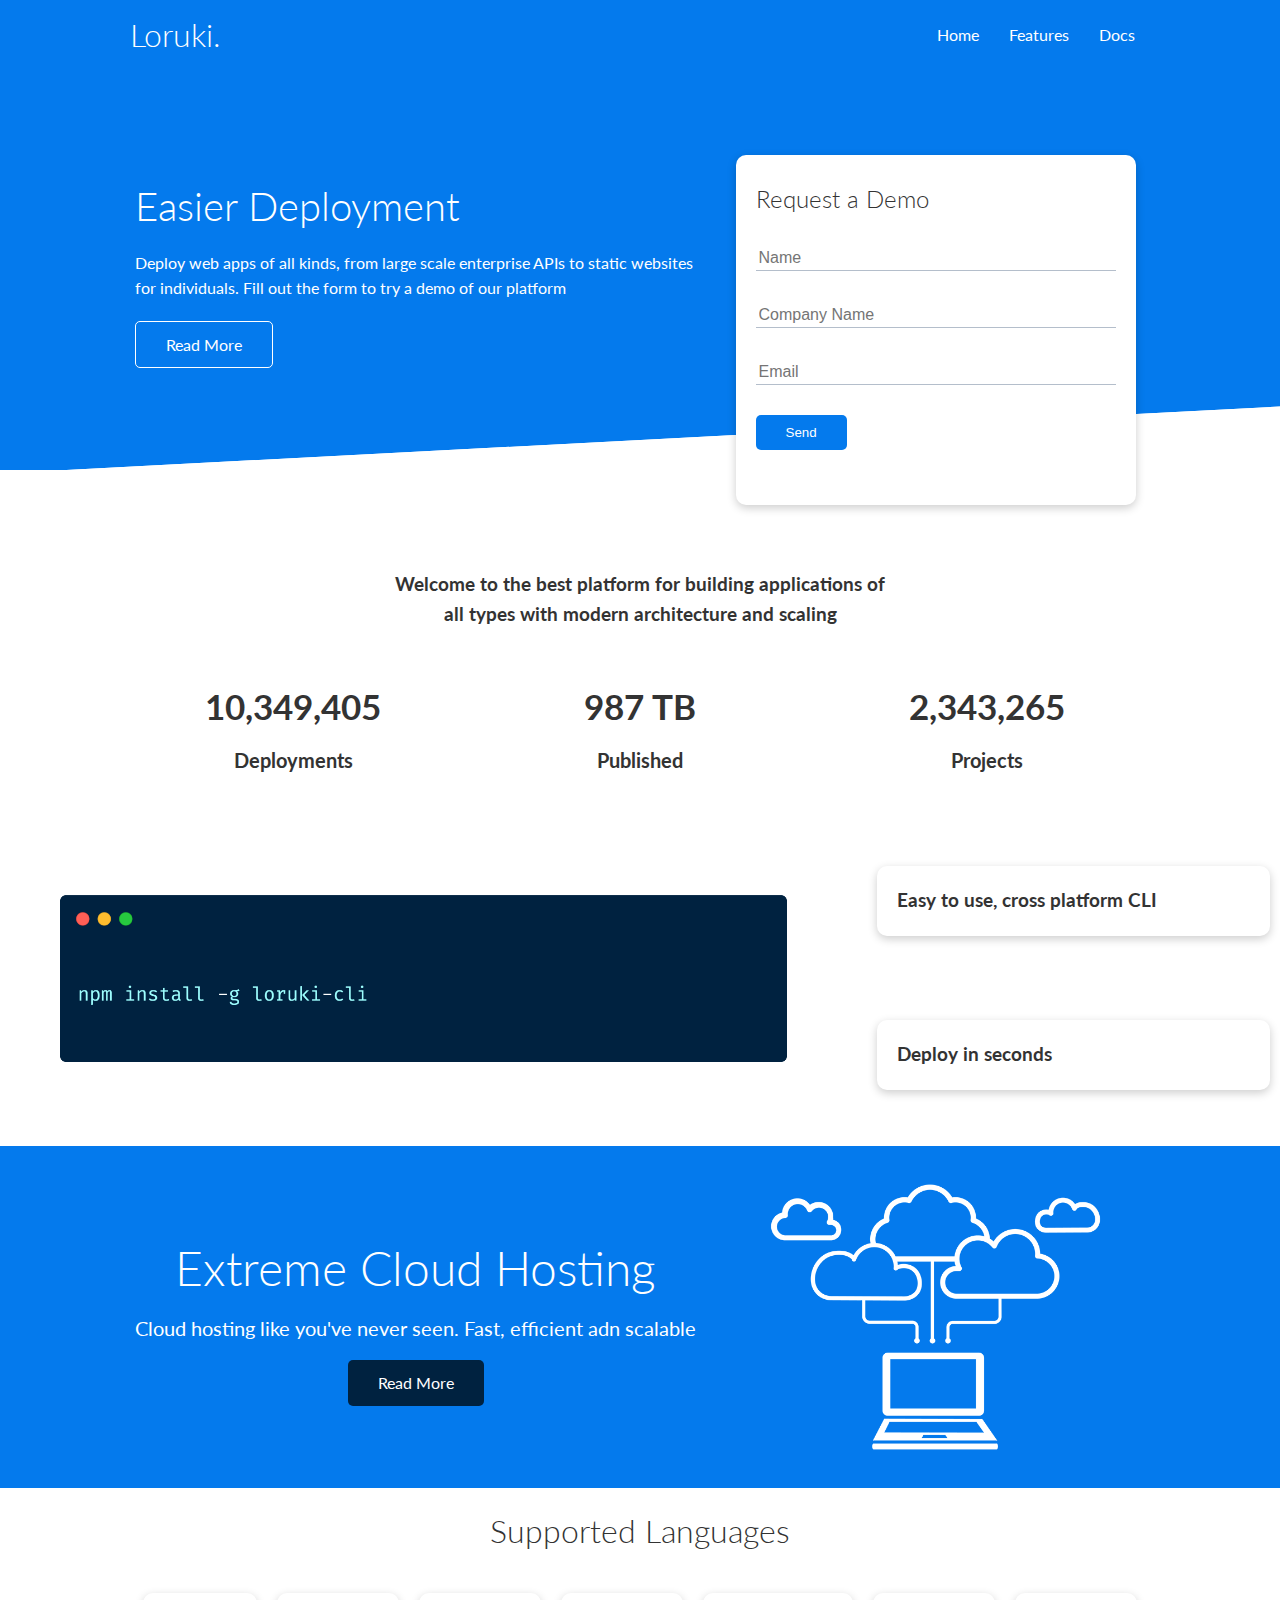
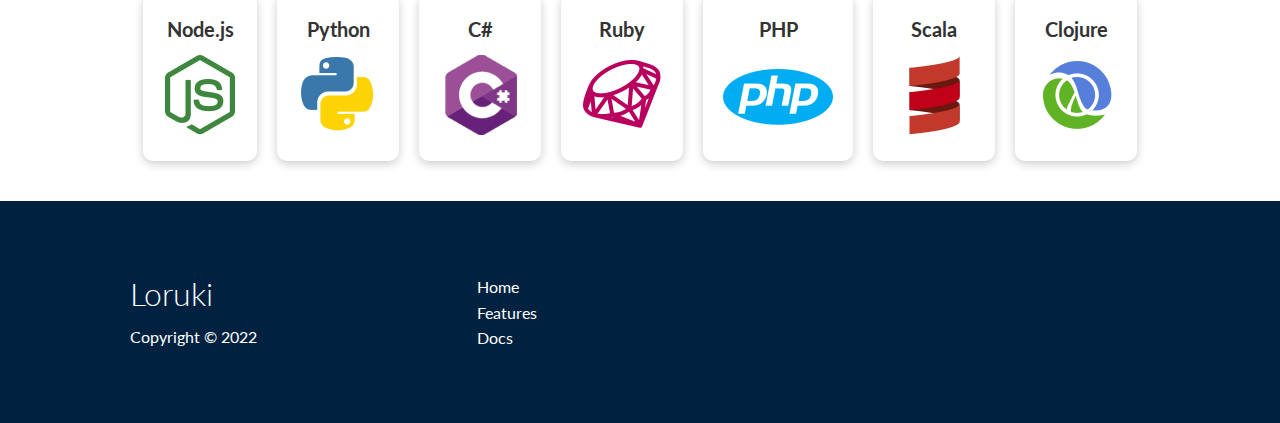
<file: index.html>
<!DOCTYPE html>
<html lang="en">
  <head>
    <meta charset="UTF-8" />
    <meta http-equiv="X-UA-Compatible" content="IE=edge" />
    <meta name="viewport" content="width=device-width, initial-scale=1" />
    <!--Font Awesome CDN-->
    <link
      rel="stylesheet"
      href="https://cdnjs.cloudflare.com/ajax/libs/font-awesome/6.1.2/css/all.min.css"
      integrity="sha512-1sCRPdkRXhBV2PBLUdRb4tMg1w2YPf37qatUFeS7zlBy7jJI8Lf4VHwWfZZfpXtYSLy85pkm9GaYVYMfw5BC1A=="
      crossorigin="anonymous"
      referrerpolicy="no-referrer"
    />
    <!--Custom CSS-->
    <link rel="stylesheet" href="/css/style.css" />
    <!--Utils CSS-->
    <link rel="stylesheet" href="/css/utils.css" />
    <title>Site 1 - Cloud Hosting - Home</title>
  </head>

  <body>
    <!--Navbar-->
    <div class="navbar">
      <div class="container flex">
        <h1 class="logo">Loruki.</h1>
        <nav>
          <ul>
            <li><a href="index.html">Home</a></li>
            <li><a href="features.html">Features</a></li>
            <li><a href="docs.html">Docs</a></li>
          </ul>
        </nav>
      </div>
    </div>

       <!-- Showcase -->
       <section class="showcase">
        <div class="container grid">
            <div class="showcase-text">
                <h1>Easier Deployment</h1>
                <p>Deploy web apps of all kinds, from large scale enterprise APIs to static websites for individuals. Fill out the form to try a demo of our platform</p>
                <a href="features.html" class="btn btn-outline">Read More</a>
            </div>

            <div class="showcase-form card">
                <h2>Request a Demo</h2>
                 <form>
                    <div class="form-control">
                        <input type="text" name="name" placeholder="Name" required>
                    </div>
                    <div class="form-control">
                        <input type="text" name="company" placeholder="Company Name" required>
                    </div>
                    <div class="form-control">
                        <input type="email" name="email" placeholder="Email" required>
                    </div>
                    <input type="submit" value="Send" class="btn btn-primary">
                </form>
            </div>
        </div>
    </section>

    <!-- Stats -->
    <section class="stats">
      <div class="container">
        <h3 class="heading text-center my-1">
          Welcome to the best platform for building applications of all types
          with modern architecture and scaling
        </h3>

        <div class="grid grid-3 text-center my-4">
          <div>
            <i class="fas fa-server fa-3x"></i>
            <h3>10,349,405</h3>
            <p class="text-secondary">Deployments</p>
          </div>
          <div>
            <i class="fas fa-upload fa-3x"></i>
            <h3>987 TB</h3>
            <p class="text-secondary">Published</p>
          </div>
          <div>
            <i class="fas fa-project-diagram fa-3x"></i>
            <h3>2,343,265</h3>
            <p class="text-secondary">Projects</p>
          </div>
        </div>
      </div>
    </section>

    <!-- Cli -->
    <section class="cli">
        <div class="contain grid">
            <img src="Img/cli.png" alt="Img">
            <div class="card">
                <h3>Easy to use, cross platform CLI</h3>
            </div>
            <div class="card">
                <h3>Deploy in seconds</h3>
            </div>
        </div>
    </section>

    <!-- Cloud -->
    <section class="cloud bg-primary my-2 py-2">
        <div class="container grid">
            <div class="text-center">
                <h2 class="lg">Extreme Cloud Hosting</h2>
                <p class="lead my-1">Cloud hosting like you've never seen. Fast, efficient adn scalable</p>
                    <a href="features.html" class="btn btn-dark">Read More</a>
            </div>
            <img src="/Img/cloud.png" alt="Cloud">
        </div>
    </section>

    <!-- Languages -->
    <div class="section languages">
        <h2 class="md text-center my-2">
            Supported Languages
        </h2>
        <div class="container flex">
            <div class="card">
                <h4>Node.js</h4>
                <img src="/Img/logos/node.png" alt="">
            </div>
            <div class="card">
                <h4>Python</h4>
                <img src="/Img/logos/python.png" alt="">
            </div>
            <div class="card">
                <h4>C#</h4>
                <img src="/Img/logos/csharp.png" alt="">
            </div>
            <div class="card">
                <h4>Ruby</h4>
                <img src="/Img/logos/ruby.png" alt="">
            </div>
            <div class="card">
                <h4>PHP</h4>
                <img src="/Img/logos/php.png" alt="">
            </div>
            <div class="card">
                <h4>Scala</h4>
                <img src="/Img/logos/scala.png" alt="">
            </div>
            <div class="card">
                <h4>Clojure</h4>
                <img src="/Img/logos/clojure.png" alt="">
            </div>
        </div>
    </div>

    <!-- Footer -->
    <div class="footer footer bg-dark py-5">
        <div class="container grid grid-3">
            <div>
                <h1>Loruki</h1>
                <p>Copyright &copy; 2022</p>
            </div>
            <nav>
                <ul>
                  <li><a href="index.html">Home</a></li>
                  <li><a href="features.html">Features</a></li>
                  <li><a href="docs.html">Docs</a></li>
                </ul>
              </nav>
              <div class="social">
                <a href=""><i class="fab fa-github fa-2x"></i></a>
                <a href=""><i class="fab fa-facebook fa-2x"></i></a>
                <a href=""><i class="fab fa-instagram fa-2x"></i></a>
                <a href=""><i class="fab fa-twitter fa-2x"></i></a>
              </div>
        </div>
    </div>
  </body>
</html>
</file>
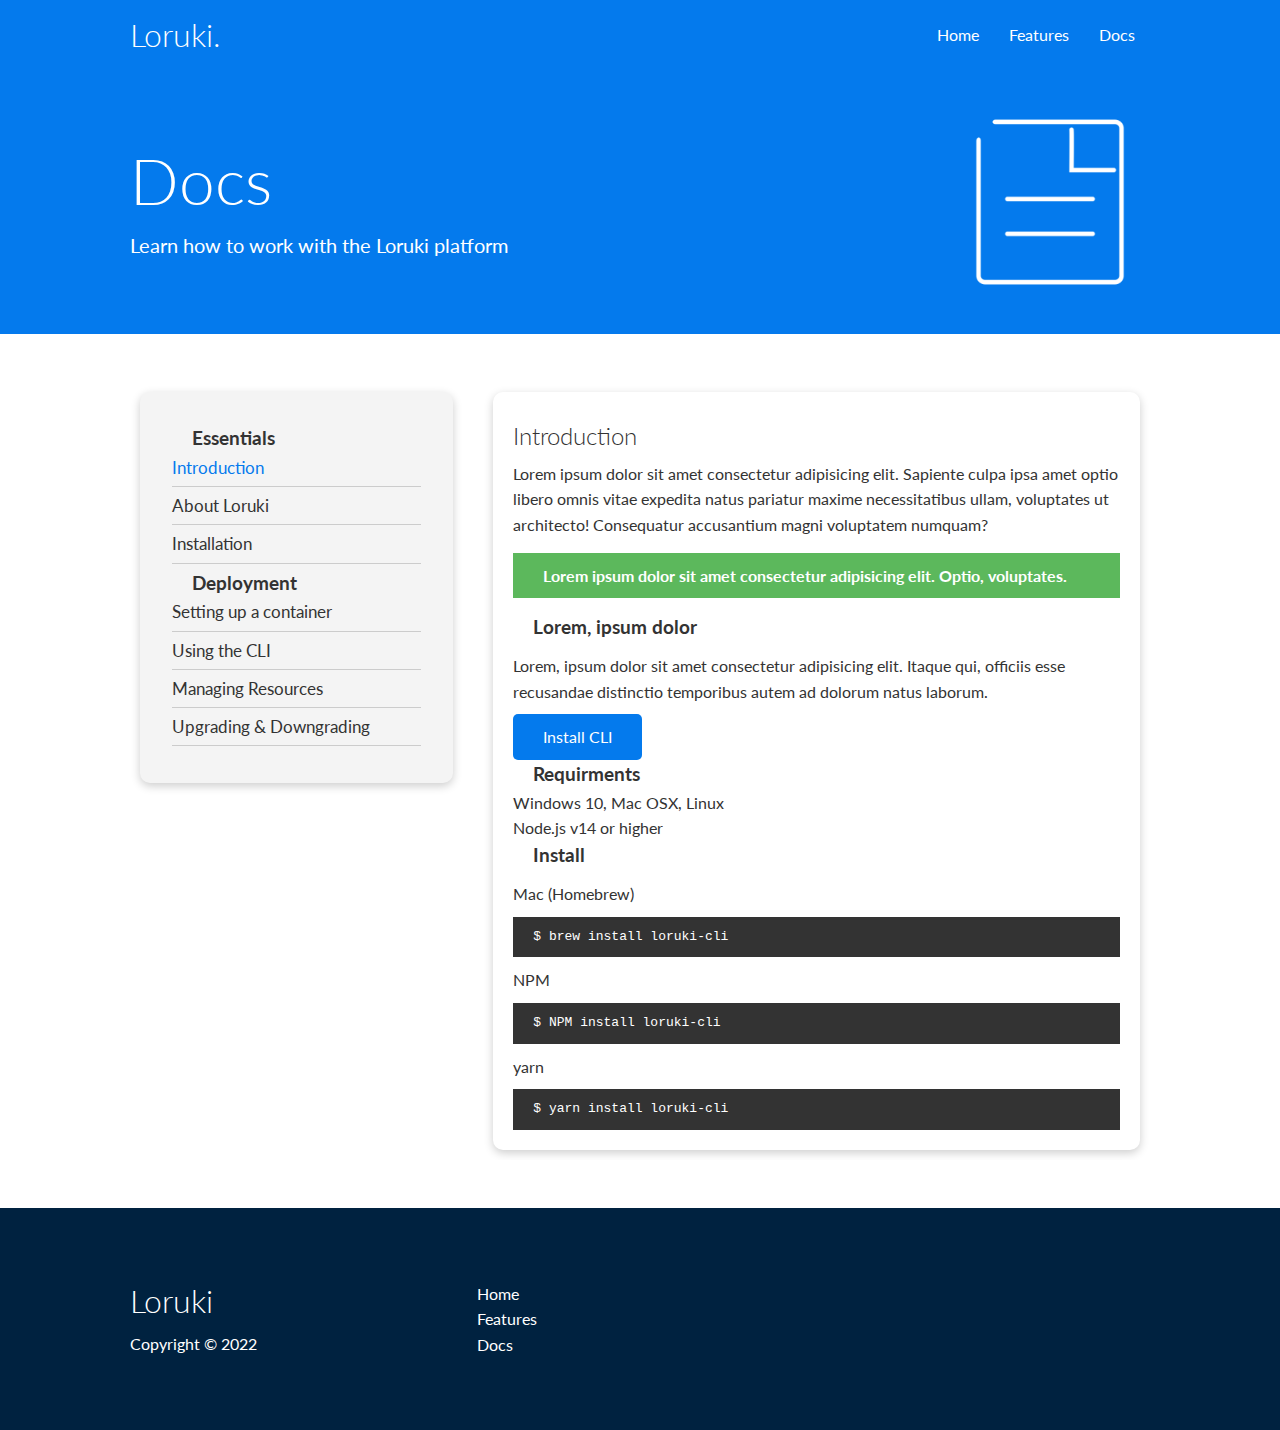
<file: docs.html>
<!DOCTYPE html>
<html lang="en">

<head>
    <meta charset="UTF-8" />
    <meta http-equiv="X-UA-Compatible" content="IE=edge" />
    <meta name="viewport" content="width=device-width, initial-scale=1" />
    <!--Font Awesome CDN-->
    <link rel="stylesheet" href="https://cdnjs.cloudflare.com/ajax/libs/font-awesome/6.1.2/css/all.min.css"
        integrity="sha512-1sCRPdkRXhBV2PBLUdRb4tMg1w2YPf37qatUFeS7zlBy7jJI8Lf4VHwWfZZfpXtYSLy85pkm9GaYVYMfw5BC1A=="
        crossorigin="anonymous" referrerpolicy="no-referrer" />
    <!--Custom CSS-->
    <link rel="stylesheet" href="/css/style.css" />
    <!--Utils CSS-->
    <link rel="stylesheet" href="/css/utils.css" />
    <title>Site 1 - Cloud Hosting - Docs</title>
</head>

<body>
    <!--Navbar-->
    <div class="navbar">
        <div class="container flex">
            <h1 class="logo">Loruki.</h1>
            <nav>
                <ul>
                    <li><a href="index.html">Home</a></li>
                    <li><a href="features.html">Features</a></li>
                    <li><a href="docs.html">Docs</a></li>
                </ul>
            </nav>
        </div>
    </div>

    <!-- Head -->

    <section class="docs-head bg-primary py-3">
        <div class="container grid">
            <div>
                <h1 class="xl">Docs</h1>
                <p class="lead">
                    Learn how to work with the Loruki platform
                </p>
            </div>
            <img src="/Img/docs.png" alt="Docs">
        </div>
    </section>

    <!-- Docs Main -->
    <section class="docs-main my-4">
        <div class="container grid">
            <div class="card bg-light p-3">
                <h3 class="my-2">Essentials</h3>
                <nav>
                    <ul>
                        <li><a href="" class="text-primary">Introduction</a></li>
                        <li><a href="">About Loruki</a></li>
                        <li><a href="">Installation</a></li>
                    </ul>
                </nav>

                <h3 class="my-2">Deployment</h3>
                <nav>
                    <ul>
                        <li><a href="">Setting up a container</a></li>
                        <li><a href="">Using the CLI</a></li>
                        <li><a href="">Managing Resources</a></li>
                        <li><a href="">Upgrading & Downgrading</a></li>
                    </ul>
                </nav>
            </div>
            <div class="card">
                <h2>Introduction</h2>
                <p>Lorem ipsum dolor sit amet consectetur adipisicing elit. Sapiente culpa ipsa amet optio libero omnis
                    vitae expedita natus pariatur maxime necessitatibus ullam, voluptates ut architecto! Consequatur
                    accusantium magni voluptatem numquam?</p>
                <div class="alert alert-success">
                    <i class="fas fa-info"></i>Lorem ipsum dolor sit amet consectetur adipisicing elit. Optio,
                    voluptates.
                </div>
                <h3>Lorem, ipsum dolor</h3>
                <p>Lorem, ipsum dolor sit amet consectetur adipisicing elit. Itaque qui, officiis esse recusandae
                    distinctio temporibus autem ad dolorum natus laborum.</p>
                <a href="#" class="btn btn-primary">Install CLI</a>
                <h3>Requirments</h3>
                <ul>
                    <li>Windows 10, Mac OSX, Linux</li>
                    <li>Node.js v14 or higher</li>
                </ul>

                <h3>Install</h3>
                <p>Mac (Homebrew)</p>
                <pre><code>$ brew install loruki-cli</code></pre>
                <p>NPM </p>
                <pre><code>$ NPM install loruki-cli</code></pre>
                <p>yarn</p>
                <pre><code>$ yarn install loruki-cli</code></pre>
            </div>
        </div>
    </section>




    <!-- Footer -->
    <div class="footer footer bg-dark py-5">
        <div class="container grid grid-3">
            <div>
                <h1>Loruki</h1>
                <p>Copyright &copy; 2022</p>
            </div>
            <nav>
                <ul>
                    <li><a href="index.html">Home</a></li>
                    <li><a href="Features.html">Features</a></li>
                    <li><a href="docs.html">Docs</a></li>
                </ul>
            </nav>
            <div class="social">
                <a href=""><i class="fab fa-github fa-2x"></i></a>
                <a href=""><i class="fab fa-facebook fa-2x"></i></a>
                <a href=""><i class="fab fa-instagram fa-2x"></i></a>
                <a href=""><i class="fab fa-twitter fa-2x"></i></a>
            </div>
        </div>
    </div>
</body>

</html>
</file>
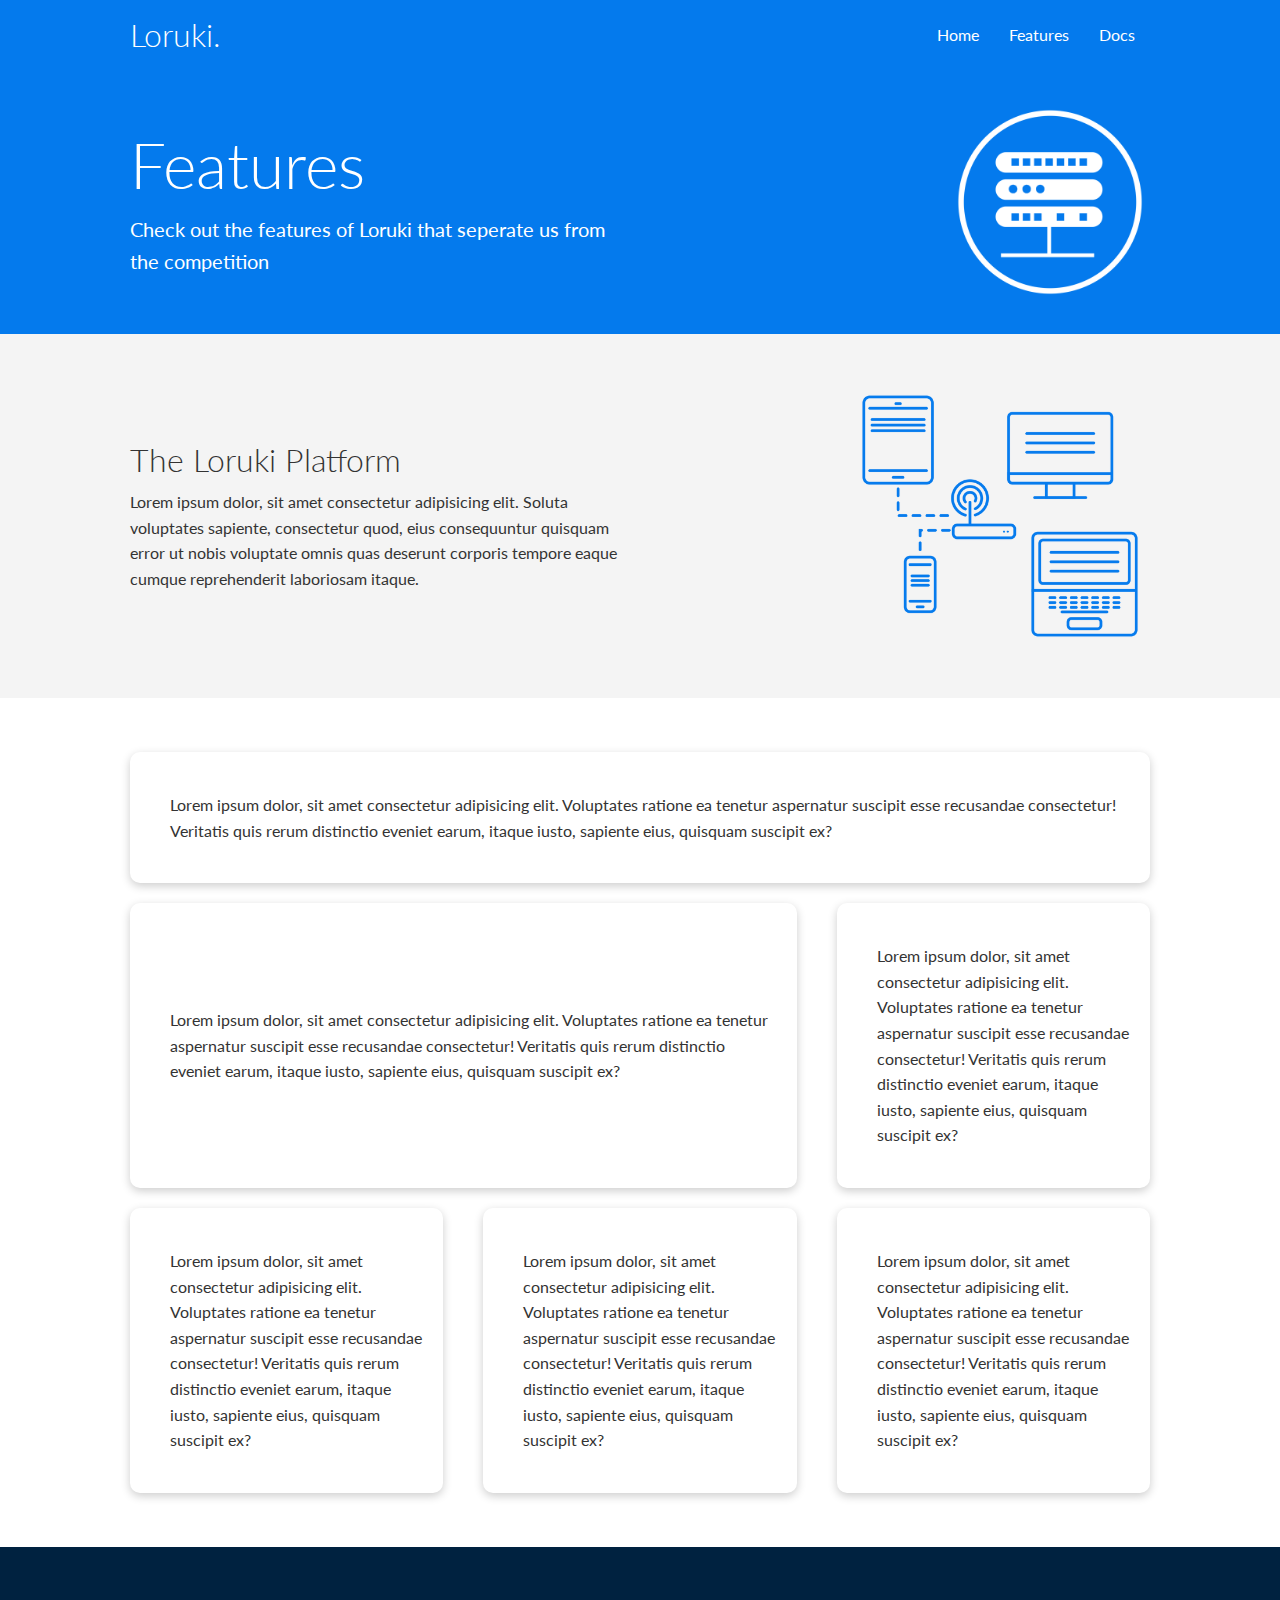
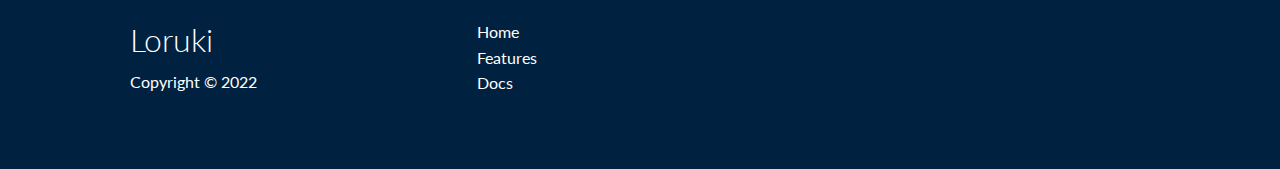
<file: features.html>
<!DOCTYPE html>
<html lang="en">

<head>
    <meta charset="UTF-8" />
    <meta http-equiv="X-UA-Compatible" content="IE=edge" />
    <meta name="viewport" content="width=device-width, initial-scale=1" />
    <!--Font Awesome CDN-->
    <link rel="stylesheet" href="https://cdnjs.cloudflare.com/ajax/libs/font-awesome/6.1.2/css/all.min.css"
        integrity="sha512-1sCRPdkRXhBV2PBLUdRb4tMg1w2YPf37qatUFeS7zlBy7jJI8Lf4VHwWfZZfpXtYSLy85pkm9GaYVYMfw5BC1A=="
        crossorigin="anonymous" referrerpolicy="no-referrer" />
    <!--Custom CSS-->
    <link rel="stylesheet" href="/css/style.css" />
    <!--Utils CSS-->
    <link rel="stylesheet" href="/css/utils.css" />
    <title>Site 1 - Cloud Hosting - Features</title>
</head>

<body>
    <!--Navbar-->
    <div class="navbar">
        <div class="container flex">
            <h1 class="logo">Loruki.</h1>
            <nav>
                <ul>
                    <li><a href="index.html">Home</a></li>
                    <li><a href="features.html">Features</a></li>
                    <li><a href="docs.html">Docs</a></li>
                </ul>
            </nav>
        </div>
    </div>

    <!-- Head -->

    <section class="features-head bg-primary py-3">
        <div class="container grid">
            <div>
                <h1 class="xl">Features</h1>
                <p class="lead">
                    Check out the features of Loruki that seperate us from the competition
                </p>
            </div>
            <img src="/Img/server.png" alt="Server">
        </div>
    </section>

    <!-- Sub head -->
    <section class="features-sub-head bg-light py-3">
        <div class="container grid">
            <div>
                <h1 class="md "">The Loruki Platform</h1>
                <p>
                    Lorem ipsum dolor, sit amet consectetur adipisicing elit. Soluta voluptates sapiente, consectetur
                    quod, eius consequuntur quisquam error ut nobis voluptate omnis quas deserunt corporis tempore eaque
                    cumque reprehenderit laboriosam itaque.
                </p>
            </div>
            <img src="/Img/server2.png" alt="Server 2">
        </div>
    </section>

    <!-- Features Main -->
    <div class="features-main my-2">
        <div class="container grid grid-3">
            <div class="card flex">
                <i class="fas fa-server fa-3x"></i>
                <p>Lorem ipsum dolor, sit amet consectetur adipisicing elit. Voluptates ratione ea tenetur aspernatur suscipit esse recusandae consectetur! Veritatis quis rerum distinctio eveniet earum, itaque iusto, sapiente eius, quisquam suscipit ex?</p>
            </div>
            <div class="card flex">
                <i class="fas fa-network-wired fa-3x"></i>
                <p>Lorem ipsum dolor, sit amet consectetur adipisicing elit. Voluptates ratione ea tenetur aspernatur suscipit esse recusandae consectetur! Veritatis quis rerum distinctio eveniet earum, itaque iusto, sapiente eius, quisquam suscipit ex?</p>
            </div>
            <div class="card flex">
                <i class="fas fa-laptop-code fa-3x"></i>
                <p>Lorem ipsum dolor, sit amet consectetur adipisicing elit. Voluptates ratione ea tenetur aspernatur suscipit esse recusandae consectetur! Veritatis quis rerum distinctio eveniet earum, itaque iusto, sapiente eius, quisquam suscipit ex?</p>
            </div>
            <div class="card flex">
                <i class="fas fa-database fa-3x"></i>
                <p>Lorem ipsum dolor, sit amet consectetur adipisicing elit. Voluptates ratione ea tenetur aspernatur suscipit esse recusandae consectetur! Veritatis quis rerum distinctio eveniet earum, itaque iusto, sapiente eius, quisquam suscipit ex?</p>
            </div>
            <div class="card flex">
                <i class="fas fa-power-off fa-3x"></i>
                <p>Lorem ipsum dolor, sit amet consectetur adipisicing elit. Voluptates ratione ea tenetur aspernatur suscipit esse recusandae consectetur! Veritatis quis rerum distinctio eveniet earum, itaque iusto, sapiente eius, quisquam suscipit ex?</p>
            </div>
            <div class="card flex">
                <i class="fas fa-upload fa-3x"></i>
                <p>Lorem ipsum dolor, sit amet consectetur adipisicing elit. Voluptates ratione ea tenetur aspernatur suscipit esse recusandae consectetur! Veritatis quis rerum distinctio eveniet earum, itaque iusto, sapiente eius, quisquam suscipit ex?</p>
            </div>
        </div>
    </div>


    <!-- Footer -->
    <div class="footer footer bg-dark py-5">
        <div class="container grid grid-3">
            <div>
                <h1>Loruki</h1>
                <p>Copyright &copy; 2022</p>
            </div>
            <nav>
                <ul>
                    <li><a href="index.html">Home</a></li>
                    <li><a href="Features.html">Features</a></li>
                    <li><a href="docs.html">Docs</a></li>
                </ul>
            </nav>
            <div class="social">
                <a href=""><i class="fab fa-github fa-2x"></i></a>
                <a href=""><i class="fab fa-facebook fa-2x"></i></a>
                <a href=""><i class="fab fa-instagram fa-2x"></i></a>
                <a href=""><i class="fab fa-twitter fa-2x"></i></a>
            </div>
        </div>
    </div>
</body>

</html>
</file>
<file: css/style.css>
@import url("https://fonts.googleapis.com/css2?family=Lato:wght@300&display=swap");

:root {
  --primary-color: #047aed;
  --secondary-color: #1c3fa8;
  --dark-color: #002240;
  --light-color: #f4f4f4;
  --success-color: #5cb85c;
  --error-color: #d9534f;
}

* {
  box-sizing: border-box;
  padding: 0;
  margin: 0;
}

body {
  font-family: "Lato", sans-serif;
  color: #333;
  line-height: 1.6;
}

ul {
  list-style-type: none;
}

a {
  text-decoration: none;
  color: #333;
}

h1,
h2 {
  font-weight: 300;
  line-height: 1.2;
  margin: 10px 0;
}

p {
  margin: 10px 0;
}

img {
  width: 100%;
}

code, pre {
    background: #333;
    color: #fff;
    padding: 10px;
}

/* Navbar */
.navbar {
  background-color: var(--primary-color);
  color: #fff;
  height: 70px;
}

.navbar ul {
  display: flex;
}

.navbar a {
  color: #fff;
  padding: 10px;
  margin: 0 5px;
}

.navbar a:hover {
  border-bottom: 2px #fff solid;
}

.navbar .flex {
  justify-content: space-between;
}

/* Showcase */
.showcase {
  height: 400px;
  background-color: var(--primary-color);
  color: #fff;
  position: relative;
}

.showcase h1 {
  font-size: 40px;
}

.showcase p {
  margin: 20px 0;
}

.showcase .grid {
  overflow: visible;
  grid-template-columns: 55% auto;
  gap: 30px;
}

.showcase-text {
  animation: slideInFromLeft 1s ease-in;
}

.showcase-form {
  position: relative;
  top: 60px;
  height: 350px;
  width: 400px;
  padding: 40px;
  z-index: 100;
  justify-self: flex-end;
  animation: slideInFromRight 1s ease-in;
}

.showcase-form .form-control {
  margin: 30px 0;
}

.showcase-form input[type="text"],
.showcase-form input[type="email"] {
  border: 0;
  border-bottom: 1px solid #b4becb;
  width: 100%;
  padding: 3px;
  font-size: 16px;
}

.showcase-form input:focus {
  outline: none;
}

.showcase::before,
.showcase::after {
  content: "";
  position: absolute;
  height: 100px;
  bottom: -70px;
  right: 0;
  left: 0;
  background: #fff;
  transform: skewY(-3deg);
  -webkit-transform: skewY(-3deg);
  -moz-transform: skewY(-3deg);
  -ms-transform: skewY(-3deg);
}

/* Stats */
.stats {
  padding-top: 100px;
  animation: slideInFromBottom 1s ease-in;
}

.stats .heading {
  max-width: 500px;
  margin: auto;
}

.stats .grid h3 {
  font-size: 35px;
}

.stats .grid p {
  font-size: 20px;
  font-weight: bold;
}

/* Cli */
.cli .grid {
  grid-template-columns: repeat(3, 1fr);
  grid-template-rows: repeat(2, 1fr);
}

.cli .grid > *:first-child {
  grid-column: 1 / span 2;
  grid-row: 1 / span 2;
}

/* Cloud */

.cloud .grid {
  grid-template-columns: 4fr 3fr;
}

/* Languages */

.languages .flex {
  flex-wrap: wrap;
}

.languages .card {
  text-align: center;
  margin: 18px 10px 40px;
  transition: transform 0.2s ease-in;
}

.languages .card h4 {
  font-size: 20px;
  margin-bottom: 10px;
}

.languages .card:hover {
  transform: translateY(-15px);
}

/* Features */
.features-head img {
  width: 200px;
  justify-self: flex-end;
}

/* Features Sub Head */
.features-sub-head img {
  width: 300px;
  justify-self: end;
}

/* Features-Main */
.features-main .card > i {
  margin-right: 20px;
}

.features-main .grid {
  padding: 30px;
}

.features-main .grid > *:first-child {
  grid-column: 1 / span 3;
}

.features-main .grid > *:nth-child(2) {
  grid-column: 1 / span 2;
}

/* Docs */
.docs-head img {
  width: 200px;
  justify-self: flex-end;
}

.docs-main h3 {
  margin: 0 20px;
}

.docs-main .grid {
    grid-template-columns: 1fr 2fr;
    align-items: flex-start;
}

.docs-main nav li {
    font-size: 17px;
    padding-bottom: 5px;
    margin-bottom: 5px;
    border-bottom: 1px #ccc solid;
}

.docs-main a:hover{
    font-weight: bold;
}

/* Footer */    

.footer .social a {
  margin: 0 10px;
}

/* Animations */

@keyframes slideInFromLeft {
    0% {
        transform: translateX(-100%);
    }

    100% {
        transform: translateX(0);
    }
}

@keyframes slideInFromRight {
    0% {
        transform: translateX(100%);
    }

    100% {
        transform: translateX(0);
    }
}

@keyframes slideInFromTop {
    0% {
        transform: translateY(-100%);
    }

    100% {
        transform: translateY(0);
    }
}

@keyframes slideInFromBottom {
    0% {
        transform: translateY(100%);
    }

    100% {
        transform: translateY(0);
    }
}

/* Tablets and under */
@media (max-width: 768px) {
  .grid,
  .showcase .grid,
  .stats .grid,
  .cli .grid,
  .cloud .grid,
  .features-main .grid,
  .docs-main .grid {
    grid-template-columns: 1fr;
    grid-template-rows: 1fr;
  }

  .showcase {
    height: auto;
  }

  .showcase-text {
    text-align: center;
    margin-top: 40px;
  }

  .showcase-form {
    justify-self: center;
    margin: auto;
  }

  .cli .grid > *:first-child {
    grid-column: 1;
    grid-row: 1;
  }

  .features-head,
  .features-sub-head,
  .docs-head {
    text-align: center;
  }

  .features-head img,
  .features-sub-head img,
  .docs-head img {
    justify-self: center
  }

  .features-main .grid >*:first-child,
  .features-main .grid >*:nth-child(2) {
    grid-column: 1;
  }
}

/* Mobile */
@media (max-width: 500px) {
  .navbar {
    height: 110px;
  }

  .navbar .flex {
    flex-direction: column;
  }

  .navbar ul {
    padding: 10px;
    background-color: rgba(0, 0, 0, 0.1);
  }
}
</file>
<file: css/utils.css>
/* Utilities */

.container {
  max-width: 1100px;
  margin: 0 auto;
  overflow: auto;
  padding: 0 40px;
}

.card {
  background-color: #fff;
  color: #333;
  border-radius: 10px;
  box-shadow: 0 3px 10px rgba(0, 0, 0, 0.2);
  padding: 20px;
  margin: 10px;
}

.btn {
  display: inline-block;
  padding: 10px 30px;
  cursor: pointer;
  background: var(--primary-color);
  color: #fff;
  border: none;
  border-radius: 5px;
}

.btn-outline {
  background-color: transparent;
  border: 1px #fff solid;
}

.btn:hover {
  transform: scale(0.98);
}

/* Background * coloured buttons */
.bg-primary, .btn-primary {
    background-color: var(--primary-color);
    color: #fff;
}

.bg-secondary, .btn-secondary {
    background-color: var(--primary-secondary);
    color: #fff;
}

.bg-dark, .btn-dark {
    background-color: var(--dark-color);
    color: #fff;
}

.bg-light, .btn-light {
    background-color: var(--light-color);
    color: #333;
}

.bg-primary a,
.btn-primary a,
.bg-secondary a,
.btn-secondary a,
.bg-dark a,
.btn-dark a {
    color: #fff;
}

/* Text color */
.text-primary{
    color: var(--primary-color);
}

.text-secondary {
   color: var(--primary-secondary);
}

.text-dark{
    color: var(--dark-color);
}

.text-light {
    color: var(--light-color);
}

.text-success {
    color: var(--light-color);
}

.text-error {
    color: var(--light-color);
}

/* Text Sizes */
.lead {
    font-size: 20px;
}

.sm {
    font-size: 1rem;
}

.md {
    font-size: 2rem;
}

.lg {
    font-size: 3rem;
}

.xl {
    font-size: 4rem;
}

.xxl {
    font-size: 5rem;
}

.text-center {
  text-align: center;
}

/* Alert */
.alert {
    background-color: var(--light-color);
    padding: 10px 20px;
    font-weight: bold;
    margin: 15px 0;
}

.alert i {
    margin-right: 10px;
}

.alert-success {
    background-color: var(--success-color);
    color: #fff;
}

.alert-error {
    background-color: var(--error-color);
    color: #fff;
}

.flex {
  display: flex;
  justify-content: center;
  align-items: center;
  height: 100%;
}

.grid {
  display: grid;
  grid-template-columns: repeat(2, 1fr);
  gap: 20px;
  justify-content: center;
  align-items: center;
  height: 100%;
}

.grid-3 {
  grid-template-columns: repeat(3, 1fr);
}

.text-center {
    text-align: center;
  }

/* Margin */
.my-1 {
  margin: 1rem 0;
}

.my-2 {
  margin: 1.5rem 0;
}

.my-3 {
  margin: 2rem 0;
}

.my-4 {
  margin: 3rem 0;
}

.my-5 {
  margin: 4rem 0;
}

.m-1 {
  margin: 1rem;
}

.m-2 {
  margin: 1.5rem;
}

.m-3 {
  margin: 2rem;
}

.m-4 {
  margin: 3rem;
}

.m-5 {
  margin: 4rem;
}

/* Padding */
.py-1 {
  padding: 1rem 0;
}

.py-2 {
  padding: 1.5rem 0;
}

.py-3 {
  padding: 2rem 0;
}

.py-4 {
  padding: 3rem 0;
}

.py-5 {
  padding: 4rem 0;
}

.p-1 {
  padding: 1rem;
}

.p-2 {
  padding: 1.5rem;
}

.p-3 {
  padding: 2rem;
}

.p-4 {
  padding: 3rem;
}

.p-5 {
  padding: 4rem;
}
</file>
